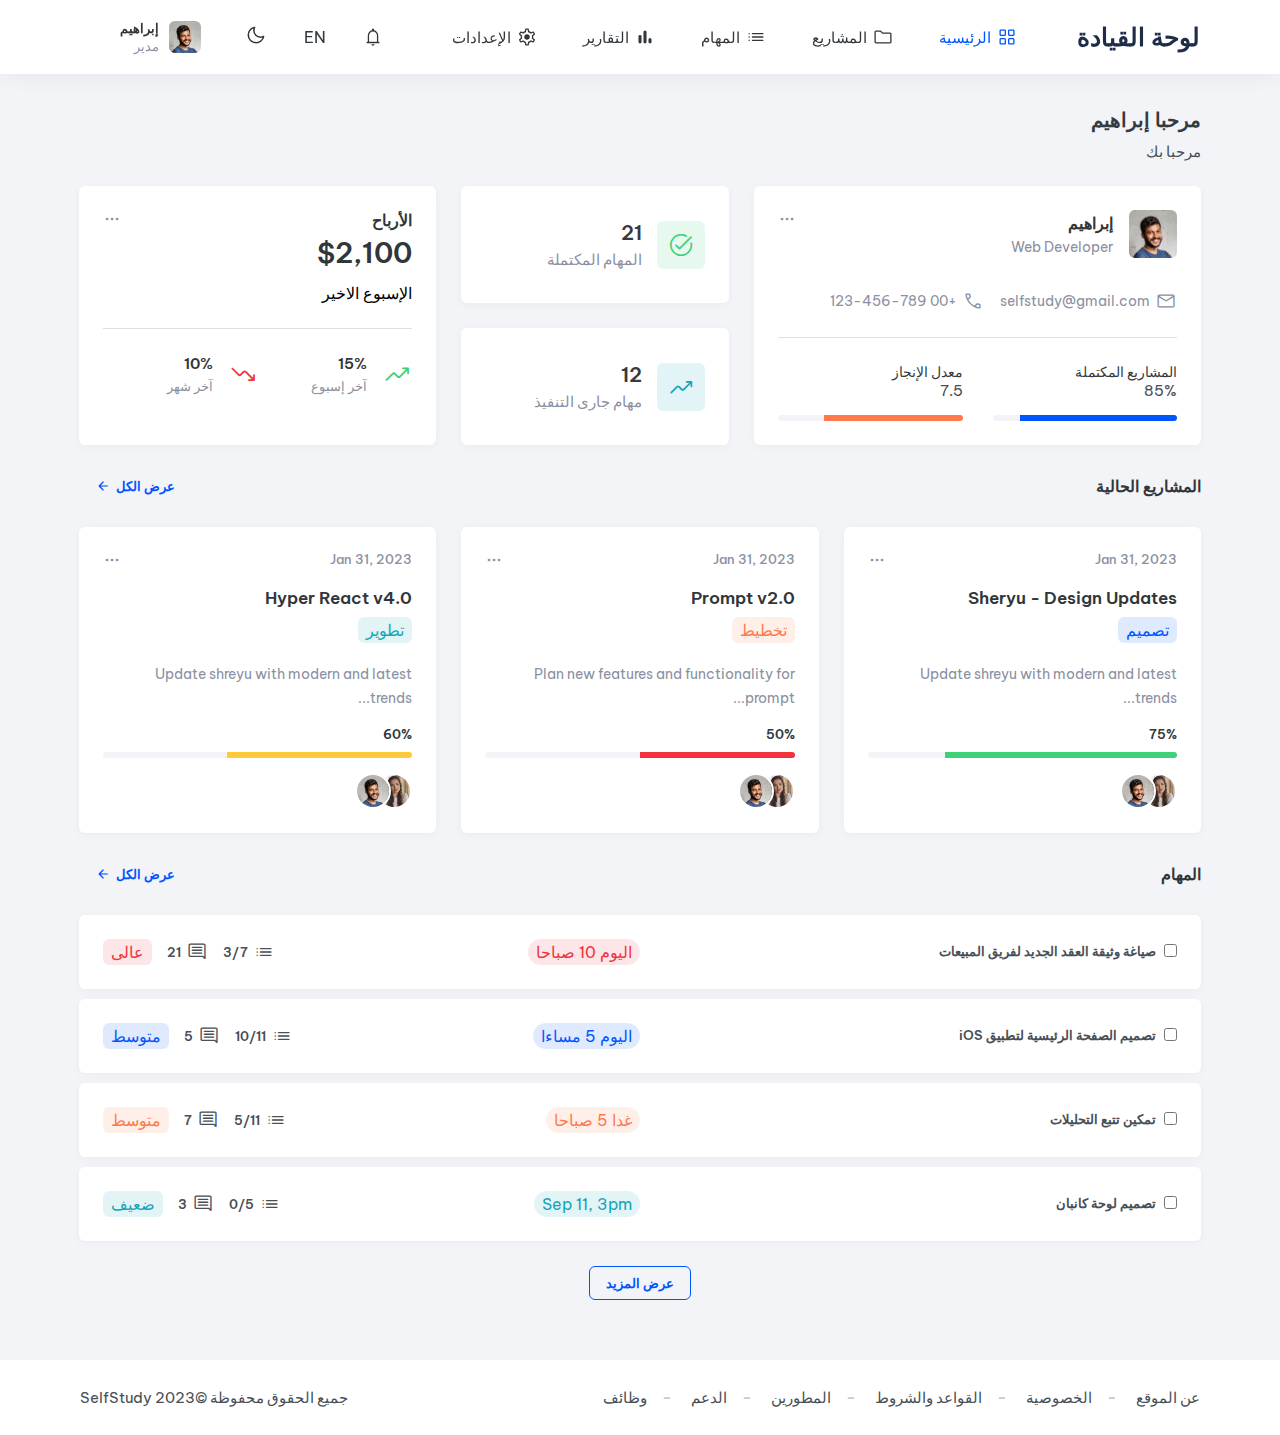
<file: ar/index.html>
<!DOCTYPE html>
<html lang="ar" dir="rtl">
<head>
   <meta charset="UTF-8">
   <meta http-equiv="X-UA-Compatible" content="IE=edge">
   <meta name="viewport" content="width=device-width, initial-scale=1.0">
   <title>Dashboard 03</title>
   <!-- Google Fonts -->
   <link rel="preconnect" href="https://fonts.googleapis.com">
   <link rel="preconnect" href="https://fonts.gstatic.com" crossorigin>
   <link href="https://fonts.googleapis.com/css2?family=Be+Vietnam+Pro:wght@400;500;600;900&display=swap" rel="stylesheet">
   <!-- Material Icons -->
   <link href="https://fonts.googleapis.com/css2?family=Material+Symbols+Rounded:opsz,wght,FILL,GRAD@20..48,100..700,0..1,-50..200" rel="stylesheet" />
   <!-- Styles CSS -->
   <link rel="stylesheet" href="styles.css">

</head>
<body>
   <header class="header" data-header>
      <div class="container">
         <h1>
            <a href="#" class="logo">لوحة القيادة</a>
         </h1>
         <button class="btn-menu-toggle icon-box" data-btn-navbar aria-label="Toggle Menu">
            <span class="material-symbols-rounded  icon">menu</span>
         </button>
         <nav class="navbar">
            <div class="container">
               <ul class="navbar-list">
                  <li>
                     <a href="#" class="navbar-link active icon-box">
                        <span class="material-symbols-rounded  icon">grid_view</span>
                        <span>الرئيسية</span>
                     </a>
                  </li>
                  <li>
                     <a href="#" class="navbar-link icon-box">
                        <span class="material-symbols-rounded  icon">folder</span>
                        <span>المشاريع</span>
                     </a>
                  </li>
                  <li>
                     <a href="#" class="navbar-link icon-box">
                        <span class="material-symbols-rounded  icon">list</span>
                        <span>المهام</span>
                     </a>
                  </li>
                  <li>
                     <a href="#" class="navbar-link icon-box">
                        <span class="material-symbols-rounded  icon">bar_chart</span>
                        <span>التقارير</span>
                     </a>
                  </li>
                  <li>
                     <a href="#" class="navbar-link icon-box">
                        <span class="material-symbols-rounded  icon">settings</span>
                        <span>الإعدادات</span>
                     </a>
                  </li>
               </ul>

               <ul class="user-action-list">
                  <li>
                     <a href="#" class="notification icon-box">
                        <span class="material-symbols-rounded  icon">notifications</span>
                     </a>
                  </li>
                  <li>
                     <a href="../en/index.html" class="language icon-box">
                        <span class="">EN</span>
                     </a>
                  </li>
                  <li>
                     <a href="#" class="dark-mode icon-box">
                        <span class="material-symbols-rounded">dark_mode</span>
                     </a>
                  </li>
                  <li>
                     <a href="#" class="header-profile">
                        <figure class="profile-avatar">
                           <img src="../assets/images/avatar-2.jpg" alt="ibrahim hamdy" width="32" height="32">
                        </figure>
                        <div>
                           <p class="profile-title">إبراهيم</p>
                           <p class="profile-subtitle">مدير</p>
                        </div>
                     </a>
                  </li>
               </ul>
            </div>
         </nav>
      </div>
   </header>
   <!-- #End Header -->
   <main>
      <article class="article container">

         <h2 class="h2 article-title">مرحبا إبراهيم</h2>
         
         <p class="article-subtitle">مرحبا بك</p>
         
         <section class="home">
            <div class="card card-profile">
               <button class="btn-menu-card icon-box" aria-label="More" data-btn-menu>
                  <span class="material-symbols-rounded  icon">more_horiz</span>
               </button>

               <ul class="ctx-menu">
                  <li class="ctx-item">
                     <button class="ctx-btn-item icon-box">
                        <span class="material-symbols-rounded  icon" aria-hidden="true">edit</span>
                        <span class="ctx-menu-text">تعديل</span>
                     </button>
                  </li>
                  <li class="ctx-item">
                     <button class="ctx-btn-item icon-box">
                        <span class="material-symbols-rounded  icon" aria-hidden="true">cached</span>
                        <span class="ctx-menu-text">تحديث</span>
                     </button>
                  </li>
                  <li class="divider"></li>
                  <li class="ctx-item">
                     <button class="ctx-btn-item red icon-box">
                        <span class="material-symbols-rounded  icon" aria-hidden="true">delete</span>
                        <span class="ctx-menu-text">إلغاء التفعيل</span>
                     </button>
                  </li>
               </ul>

               <div class="profile-card-wrapper">
                  <figure class="card-avatar">
                     <img src="../assets/images/avatar-2.jpg" alt="ibrahim profile" width="48" height="48">
                  </figure>
                  <div>
                     <p class="card-title">إبراهيم</p>
                     <p class="card-subtitle">Web Developer</p>
                  </div>
               </div>

               <ul class="contact-list">
                  <li>
                     <a href="#" class="contact-link icon-box">
                        <span class="material-symbols-rounded  icon">mail</span>
                        <p class="text">selfstudy@gmail.com</p>
                     </a>
                  </li>
                  <li>
                     <a href="#" class="contact-link icon-box">
                        <span class="material-symbols-rounded  icon">call</span>
                        <p class="text">+00 123-456-789</p>
                     </a>
                  </li>
               </ul>

               <div class="divider card-divider"></div>

               <ul class="progress-list">
                  <li class="progress-item">
                     <div class="progress-label">
                        <p class="progress-title">المشاريع المكتملة</p>
                        <data class="progress-data" value="85">85%</data>
                     </div>
                     <div class="progress-bar">
                        <div class="progress" style="--width: 85%; --bg: var(--blue-ryb);"></div>
                     </div>
                  </li>
                  <li class="progress-item">
                     <div class="progress-label">
                        <p class="progress-title">معدل الإنجاز</p>
                        <data class="progress-data" value="7.5">7.5</data>
                     </div>
                     <div class="progress-bar">
                        <div class="progress" style="--width: 75%; --bg: var(--coral);"></div>
                     </div>
                  </li>
               </ul>
            </div>
            <!-- #End Profile -->
            <div class="card-wrapper">
               <div class="card task-card">
                  <div class="card-icon icon-box green">
                     <span class="material-symbols-rounded  icon">task_alt</span>
                  </div>
                  <div>
                     <data class="card-data" value="21">21</data>
                     <p class="card-text">المهام المكتملة</p>
                  </div>
               </div>
               <div class="card task-card">
                  <div class="card-icon icon-box blue">
                     <span class="material-symbols-rounded icon ">trending_up</span>
                  </div>
                  <div>
                     <data class="card-data" value="21">12</data>
                     <p class="card-text">مهام جارى التنفيذ</p>
                  </div>
               </div>
            </div>
            <!-- #End Card Wrapper -->
            <div class="card card-revenue">
               <button class="btn-menu-card icon-box" aria-label="More" data-btn-menu>
                  <span class="material-symbols-rounded  icon">more_horiz</span>
               </button>

               <ul class="ctx-menu">
                  <li class="ctx-item">
                     <button class="ctx-btn-item icon-box">
                        <span class="material-symbols-rounded  icon" aria-hidden="true">edit</span>
                        <span class="ctx-menu-text">تعديل</span>
                     </button>
                  </li>
                  <li class="ctx-item">
                     <button class="ctx-btn-item icon-box">
                        <span class="material-symbols-rounded  icon" aria-hidden="true">cached</span>
                        <span class="ctx-menu-text">تحديث</span>
                     </button>
                  </li>
               </ul>

               <p class="card-title">الأرباح</p>

               <data class="card-price">$2,100</data>

               <p class="card-text">الإسبوع الاخير</p>

               <div class="divider card-divider"></div>

               <ul class="revenue-list">
                  <li class="revenue-item icon-box">
                     <span class="material-symbols-rounded  icon  green">trending_up</span>
                     <div>
                        <data class="revenue-data" value="15">15%</data>
                        <p class="revenue-text">آخر إسبوع</p>
                     </div>
                  </li>
                  <li class="revenue-item icon-box">
                     <span class="material-symbols-rounded icon  red">trending_down</span>
                     <div>
                        <data class="revenue-data" value="10">10%</data>
                        <p class="revenue-text">آخر شهر</p>
                     </div>
                  </li>
               </ul>
            </div>
            <!-- #End Card Revenue -->
         </section>
         <!-- #End Home -->

         <section class="projects">
            <div class="section-wrapper">
               <h2 class="section-title">المشاريع الحالية</h2>
               <button class="btn btn-link icon-box">
                  <span>عرض الكل</span>
                  <span class="material-symbols-rounded  icon" aria-hidden="true">arrow_back</span>
               </button>
            </div>

            <ul class="project-list">
               <li class="project-item">
                  <div class="card project-card">
                     <button class="btn-menu-card icon-box" aria-label="More" data-btn-menu>
                        <span class="material-symbols-rounded  icon">more_horiz</span>
                     </button>
      
                     <ul class="ctx-menu">
                        <li class="ctx-item">
                           <button class="ctx-btn-item icon-box">
                              <span class="material-symbols-rounded  icon" aria-hidden="true">edit</span>
                              <span class="ctx-menu-text">تعديل</span>
                           </button>
                        </li>
                        <li class="ctx-item">
                           <button class="ctx-btn-item icon-box">
                              <span class="material-symbols-rounded  icon" aria-hidden="true">cached</span>
                              <span class="ctx-menu-text">تحديث</span>
                           </button>
                        </li>
                     </ul>

                     <time class="card-date" datetime="2023-1-31">Jan 31, 2023</time>
                     <h3 class="card-title">
                        <a href="#">Sheryu - Design Updates</a>
                     </h3>
                     <div class="card-badge blue">تصميم</div>
                     <p class="card-text">
                        Update shreyu with modern and latest trends...
                     </p>

                     <div class="card-progress-box">
                        <div class="progress-label">
                           <span class="progress-title"></span>
                           <data class="progress-data" value="75">75%</data>
                        </div>
                        <div class="progress-bar">
                           <div class="progress" style="--width: 75%; --bg: var(--emerald);"> </div>
                        </div>
                     </div>

                     <ul class="card-avatar-list">
                        <li class="card-avatar-item">
                           <a href="#">
                              <img src="../assets/images/avatar-1.jpg" alt="avatar-1" width="32" height="32">
                           </a>
                        </li>
                        <li class="card-avatar-item">
                           <a href="#">
                              <img src="../assets/images/avatar-2.jpg" alt="avatar-2" width="32" height="32">
                           </a>
                        </li>
                     </ul>
                  </div>
               </li>
               <li class="project-item">
                  <div class="card project-card">
                     <button class="btn-menu-card icon-box" aria-label="More" data-btn-menu>
                        <span class="material-symbols-rounded  icon">more_horiz</span>
                     </button>
      
                     <ul class="ctx-menu">
                        <li class="ctx-item">
                           <button class="ctx-btn-item icon-box">
                              <span class="material-symbols-rounded  icon" aria-hidden="true">edit</span>
                              <span class="ctx-menu-text">تعديل</span>
                           </button>
                        </li>
                        <li class="ctx-item">
                           <button class="ctx-btn-item icon-box">
                              <span class="material-symbols-rounded  icon" aria-hidden="true">cached</span>
                              <span class="ctx-menu-text">تحديث</span>
                           </button>
                        </li>
                     </ul>

                     <time class="card-date" datetime="2023-1-31">Jan 31, 2023</time>
                     <h3 class="card-title">
                        <a href="#">Prompt v2.0</a>
                     </h3>
                     <div class="card-badge orange">تخطيط</div>
                     <p class="card-text">
                        Plan new features and functionality for prompt...
                     </p>

                     <div class="card-progress-box">
                        <div class="progress-label">
                           <span class="progress-title"></span>
                           <data class="progress-data" value="50">50%</data>
                        </div>
                        <div class="progress-bar">
                           <div class="progress" style="--width: 50%; --bg: var(--imperial-red);"> </div>
                        </div>
                     </div>

                     <ul class="card-avatar-list">
                        <li class="card-avatar-item">
                           <a href="#">
                              <img src="../assets/images/avatar-1.jpg" alt="avatar-1" width="32" height="32">
                           </a>
                        </li>
                        <li class="card-avatar-item">
                           <a href="#">
                              <img src="../assets/images/avatar-2.jpg" alt="avatar-2" width="32" height="32">
                           </a>
                        </li>
                     </ul>
                  </div>
               </li>
               <li class="project-item">
                  <div class="card project-card">
                     <button class="btn-menu-card icon-box" aria-label="More" data-btn-menu>
                        <span class="material-symbols-rounded  icon">more_horiz</span>
                     </button>
      
                     <ul class="ctx-menu">
                        <li class="ctx-item">
                           <button class="ctx-btn-item icon-box">
                              <span class="material-symbols-rounded  icon" aria-hidden="true">edit</span>
                              <span class="ctx-menu-text">تعديل</span>
                           </button>
                        </li>
                        <li class="ctx-item">
                           <button class="ctx-btn-item icon-box">
                              <span class="material-symbols-rounded  icon" aria-hidden="true">cached</span>
                              <span class="ctx-menu-text">تحديث</span>
                           </button>
                        </li>
                     </ul>

                     <time class="card-date" datetime="2023-1-31">Jan 31, 2023</time>
                     <h3 class="card-title">
                        <a href="#">Hyper React v4.0</a>
                     </h3>
                     <div class="card-badge cyan">تطوير</div>
                     <p class="card-text">
                        Update shreyu with modern and latest trends...
                     </p>

                     <div class="card-progress-box">
                        <div class="progress-label">
                           <span class="progress-title"></span>
                           <data class="progress-data" value="60">60%</data>
                        </div>
                        <div class="progress-bar">
                           <div class="progress" style="--width: 60%; --bg: var(--sunglow);"> </div>
                        </div>
                     </div>

                     <ul class="card-avatar-list">
                        <li class="card-avatar-item">
                           <a href="#">
                              <img src="../assets/images/avatar-1.jpg" alt="avatar-1" width="32" height="32">
                           </a>
                        </li>
                        <li class="card-avatar-item">
                           <a href="#">
                              <img src="../assets/images/avatar-2.jpg" alt="avatar-2" width="32" height="32">
                           </a>
                        </li>
                     </ul>
                  </div>
               </li>
            </ul>

         </section>
         <!-- #End Projects -->

         <section class="tasks">
            <div class="section-wrapper">
               <h2 class="section-title">المهام</h2>
               <button class="btn btn-link icon-box">
                  <span>عرض الكل</span>
                  <span class="material-symbols-rounded  icon" aria-hidden="true">arrow_back</span>
               </button>
            </div>
            <ul class="tasks-list">
               <li class="tasks-item">
                  <div class="card task-card">
                     <div class="card-input">
                        <input type="checkbox" name="task-1" id="task-1">
                        <label for="task-1" class="task-label">
                           صياغة وثيقة العقد الجديد لفريق المبيعات
                        </label>
                     </div>
                     <div class="card-badge red radius-pill">اليوم 10 صباحا</div>
                     <ul class="card-meta-list">
                        <li>
                           <div class="meta-box icon-box">
                              <span class="material-symbols-rounded  icon">list</span>
                              <span>3/7</span>
                           </div>
                        </li>
                        <li>
                           <div class="meta-box icon-box">
                              <span class="material-symbols-rounded  icon">comment</span>
                              <data value="21">21</data>
                           </div>
                        </li>
                        <li>
                           <div class="card-badge red">عالى</div>
                        </li>

                     </ul>
                  </div>
               </li>
               <li class="tasks-item">
                  <div class="card task-card">
                     <div class="card-input">
                        <input type="checkbox" name="task-2" id="task-2">
                        <label for="task-2" class="task-label">
                           تصميم الصفحة الرئيسية لتطبيق iOS
                        </label>
                     </div>
                     <div class="card-badge blue radius-pill">اليوم 5 مساءا</div>
                     <ul class="card-meta-list">
                        <li>
                           <div class="meta-box icon-box">
                              <span class="material-symbols-rounded  icon">list</span>
                              <span>10/11</span>
                           </div>
                        </li>
                        <li>
                           <div class="meta-box icon-box">
                              <span class="material-symbols-rounded  icon">comment</span>
                              <data value="5">5</data>
                           </div>
                        </li>
                        <li>
                           <div class="card-badge blue">متوسط</div>
                        </li>

                     </ul>
                  </div>
               </li>
               <li class="tasks-item">
                  <div class="card task-card">
                     <div class="card-input">
                        <input type="checkbox" name="task-3" id="task-3">
                        <label for="task-3" class="task-label">
                           تمكين تتبع التحليلات
                        </label>
                     </div>
                     <div class="card-badge orange radius-pill">غدا 5 صباحا</div>
                     <ul class="card-meta-list">
                        <li>
                           <div class="meta-box icon-box">
                              <span class="material-symbols-rounded  icon">list</span>
                              <span>5/11</span>
                           </div>
                        </li>
                        <li>
                           <div class="meta-box icon-box">
                              <span class="material-symbols-rounded  icon">comment</span>
                              <data value="7">7</data>
                           </div>
                        </li>
                        <li>
                           <div class="card-badge orange">متوسط</div>
                        </li>

                     </ul>
                  </div>
               </li>
               <li class="tasks-item">
                  <div class="card task-card">
                     <div class="card-input">
                        <input type="checkbox" name="task-4" id="task-4">
                        <label for="task-4" class="task-label">
                           تصميم لوحة كانبان
                        </label>
                     </div>
                     <div class="card-badge cyan radius-pill">Sep 11, 3pm</div>
                     <ul class="card-meta-list">
                        <li>
                           <div class="meta-box icon-box">
                              <span class="material-symbols-rounded  icon">list</span>
                              <span>0/5</span>
                           </div>
                        </li>
                        <li>
                           <div class="meta-box icon-box">
                              <span class="material-symbols-rounded  icon">comment</span>
                              <data value="3">3</data>
                           </div>
                        </li>
                        <li>
                           <div class="card-badge cyan">ضعيف</div>
                        </li>

                     </ul>
                  </div>
               </li>
            </ul>

            <button class="btn btn-primary" data-load-more>
               <span class="spinner "></span>
               <span>عرض المزيد</span>
            </button>
         </section>
         <!-- #End Tasks -->
      </article>
      <!-- #End Article -->
   </main>
   <!-- #End Main -->
   <footer class="footer">
      <div class="container">
         <ul class="footer-list">
            <li class="footer-item">
               <a href="#" class="footer-link">عن الموقع</a>
            </li>
            <li class="footer-item">
               <a href="#" class="footer-link">الخصوصية</a>
            </li>
            <li class="footer-item">
               <a href="#" class="footer-link">القواعد والشروط</a>
            </li>
            <li class="footer-item">
               <a href="#" class="footer-link">المطورين</a>
            </li>
            <li class="footer-item">
               <a href="#" class="footer-link">الدعم</a>
            </li>
            <li class="footer-item">
               <a href="#" class="footer-link">وظائف</a>
            </li>
         </ul>

         <p class="copyright">
            جميع الحقوق محفوظة &copy;2023 <a href="https://ibrahimhamdy.net" class="copyright-link">SelfStudy</a>
         </p>
      </div>
   </footer>
   <!-- #End Footer -->

   <!-- Scripts JS Files -->
   <script src="../assets/js/scripts.js"></script>
</body>
</html>
</file>
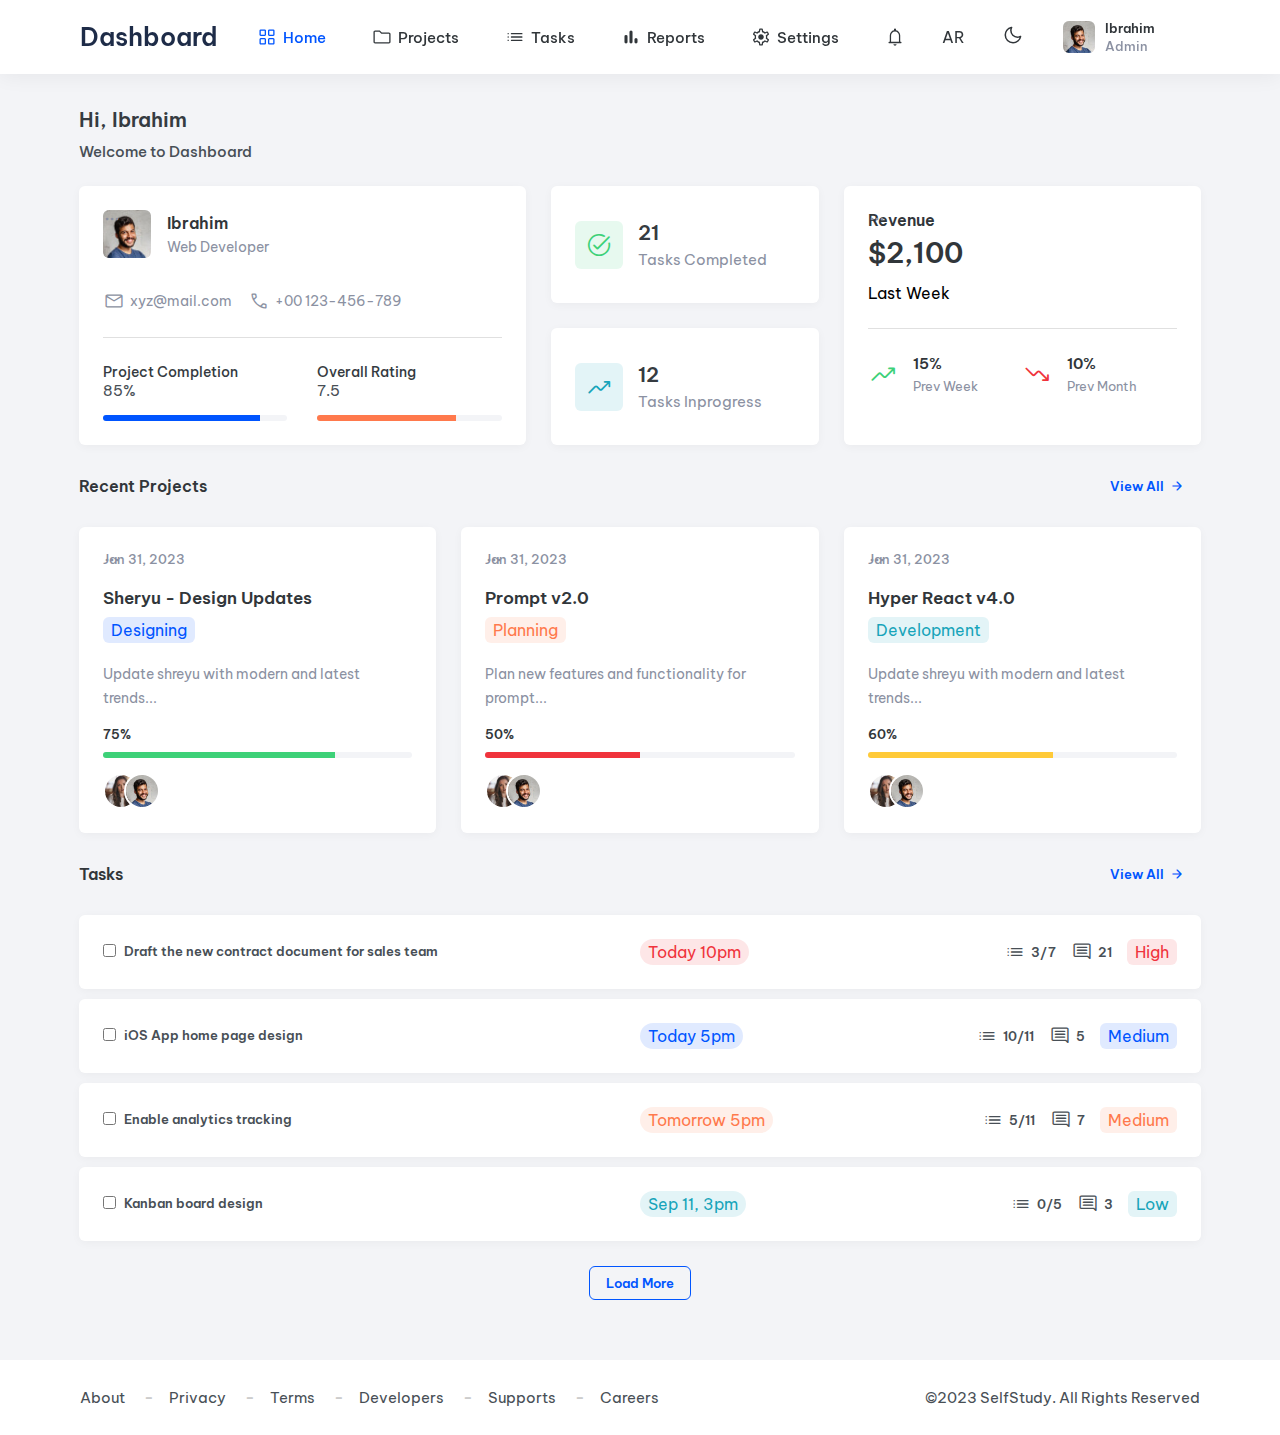
<file: en/index.html>
<!DOCTYPE html>
<html lang="en">
   <head>
      <meta charset="UTF-8">
      <meta http-equiv="X-UA-Compatible" content="IE=edge">
      <meta name="viewport" content="width=device-width, initial-scale=1.0">
      <title>Dashboard 03</title>
      <!-- Google Fonts -->
      <link rel="preconnect" href="https://fonts.googleapis.com">
      <link rel="preconnect" href="https://fonts.gstatic.com" crossorigin>
      <link href="https://fonts.googleapis.com/css2?family=Be+Vietnam+Pro:wght@400;500;600;900&display=swap" rel="stylesheet">
      <!-- Material Icons -->
      <link href="https://fonts.googleapis.com/css2?family=Material+Symbols+Rounded:opsz,wght,FILL,GRAD@20..48,100..700,0..1,-50..200" rel="stylesheet" />
      <!-- Styles CSS -->
      <link rel="stylesheet" href="styles.css">
   </head>

   <body>
      <header class="header" data-header>
         <div class="container">
            <h1>
               <a href="#" class="logo">Dashboard</a>
            </h1>
            <button class="btn-menu-toggle icon-box" data-btn-navbar aria-label="Toggle Menu">
               <span class="material-symbols-rounded  icon">menu</span>
            </button>
            <nav class="navbar">
               <div class="container">
                  <ul class="navbar-list">
                     <li>
                        <a href="#" class="navbar-link active icon-box">
                           <span class="material-symbols-rounded  icon">grid_view</span>
                           <span>Home</span>
                        </a>
                     </li>
                     <li>
                        <a href="#" class="navbar-link icon-box">
                           <span class="material-symbols-rounded  icon">folder</span>
                           <span>Projects</span>
                        </a>
                     </li>
                     <li>
                        <a href="#" class="navbar-link icon-box">
                           <span class="material-symbols-rounded  icon">list</span>
                           <span>Tasks</span>
                        </a>
                     </li>
                     <li>
                        <a href="#" class="navbar-link icon-box">
                           <span class="material-symbols-rounded  icon">bar_chart</span>
                           <span>Reports</span>
                        </a>
                     </li>
                     <li>
                        <a href="#" class="navbar-link icon-box">
                           <span class="material-symbols-rounded  icon">settings</span>
                           <span>Settings</span>
                        </a>
                     </li>
                  </ul>

                  <ul class="user-action-list">
                     <li>
                        <a href="#" class="notification icon-box">
                           <span class="material-symbols-rounded  icon">notifications</span>
                        </a>
                     </li>
                     <li>
                        <a href="../ar/index.html" class="language icon-box">
                           <span>AR</span>
                        </a>
                     </li>
                     <li>
                        <a href="#" class="dark-mode icon-box">
                           <span class="material-symbols-rounded">dark_mode</span>
                        </a>
                     </li>
                     <li>
                        <a href="#" class="header-profile">
                           <figure class="profile-avatar">
                              <img src="../assets/images/avatar-2.jpg" alt="ibrahim hamdy" width="32" height="32">
                           </figure>
                           <div>
                              <p class="profile-title">Ibrahim</p>
                              <p class="profile-subtitle">Admin</p>
                           </div>
                        </a>
                     </li>
                  </ul>
               </div>
            </nav>
         </div>
      </header>
      <!-- #End Header -->
      <main>
         <article class="article container">

            <h2 class="h2 article-title">Hi, Ibrahim</h2>
            
            <p class="article-subtitle">Welcome to Dashboard</p>
            
            <section class="home">
               <div class="card card-profile">
                  <button class="btn-menu-card icon-box" aria-label="More" data-btn-menu>
                     <span class="material-symbols-rounded  icon">more_horiz</span>
                  </button>

                  <ul class="ctx-menu">
                     <li class="ctx-item">
                        <button class="ctx-btn-item icon-box">
                           <span class="material-symbols-rounded  icon" aria-hidden="true">edit</span>
                           <span class="ctx-menu-text">Edit</span>
                        </button>
                     </li>
                     <li class="ctx-item">
                        <button class="ctx-btn-item icon-box">
                           <span class="material-symbols-rounded  icon" aria-hidden="true">cached</span>
                           <span class="ctx-menu-text">Refresh</span>
                        </button>
                     </li>
                     <li class="divider"></li>
                     <li class="ctx-item">
                        <button class="ctx-btn-item red icon-box">
                           <span class="material-symbols-rounded  icon" aria-hidden="true">delete</span>
                           <span class="ctx-menu-text">Deactivate</span>
                        </button>
                     </li>
                  </ul>

                  <div class="profile-card-wrapper">
                     <figure class="card-avatar">
                        <img src="../assets/images/avatar-2.jpg" alt="ibrahim profile" width="48" height="48">
                     </figure>
                     <div>
                        <p class="card-title">Ibrahim</p>
                        <p class="card-subtitle">Web Developer</p>
                     </div>
                  </div>

                  <ul class="contact-list">
                     <li>
                        <a href="#" class="contact-link icon-box">
                           <span class="material-symbols-rounded  icon">mail</span>
                           <p class="text">xyz@mail.com</p>
                        </a>
                     </li>
                     <li>
                        <a href="#" class="contact-link icon-box">
                           <span class="material-symbols-rounded  icon">call</span>
                           <p class="text">+00 123-456-789</p>
                        </a>
                     </li>
                  </ul>

                  <div class="divider card-divider"></div>

                  <ul class="progress-list">
                     <li class="progress-item">
                        <div class="progress-label">
                           <p class="progress-title">Project Completion</p>
                           <data class="progress-data" value="85">85%</data>
                        </div>
                        <div class="progress-bar">
                           <div class="progress" style="--width: 85%; --bg: var(--blue-ryb);"></div>
                        </div>
                     </li>
                     <li class="progress-item">
                        <div class="progress-label">
                           <p class="progress-title">Overall Rating</p>
                           <data class="progress-data" value="7.5">7.5</data>
                        </div>
                        <div class="progress-bar">
                           <div class="progress" style="--width: 75%; --bg: var(--coral);"></div>
                        </div>
                     </li>
                  </ul>
               </div>
               <!-- #End Profile -->
               <div class="card-wrapper">
                  <div class="card task-card">
                     <div class="card-icon icon-box green">
                        <span class="material-symbols-rounded  icon">task_alt</span>
                     </div>
                     <div>
                        <data class="card-data" value="21">21</data>
                        <p class="card-text">Tasks Completed</p>
                     </div>
                  </div>
                  <div class="card task-card">
                     <div class="card-icon icon-box blue">
                        <span class="material-symbols-rounded icon ">trending_up</span>
                     </div>
                     <div>
                        <data class="card-data" value="21">12</data>
                        <p class="card-text">Tasks Inprogress</p>
                     </div>
                  </div>
               </div>
               <!-- #End Card Wrapper -->
               <div class="card card-revenue">
                  <button class="btn-menu-card icon-box" aria-label="More" data-btn-menu>
                     <span class="material-symbols-rounded  icon">more_horiz</span>
                  </button>

                  <ul class="ctx-menu">
                     <li class="ctx-item">
                        <button class="ctx-btn-item icon-box">
                           <span class="material-symbols-rounded  icon" aria-hidden="true">edit</span>
                           <span class="ctx-menu-text">Edit</span>
                        </button>
                     </li>
                     <li class="ctx-item">
                        <button class="ctx-btn-item icon-box">
                           <span class="material-symbols-rounded  icon" aria-hidden="true">cached</span>
                           <span class="ctx-menu-text">Refresh</span>
                        </button>
                     </li>
                  </ul>

                  <p class="card-title">Revenue</p>

                  <data class="card-price">$2,100</data>

                  <p class="card-text">Last Week</p>

                  <div class="divider card-divider"></div>

                  <ul class="revenue-list">
                     <li class="revenue-item icon-box">
                        <span class="material-symbols-rounded  icon  green">trending_up</span>
                        <div>
                           <data class="revenue-data" value="15">15%</data>
                           <p class="revenue-text">Prev Week</p>
                        </div>
                     </li>
                     <li class="revenue-item icon-box">
                        <span class="material-symbols-rounded icon  red">trending_down</span>
                        <div>
                           <data class="revenue-data" value="10">10%</data>
                           <p class="revenue-text">Prev Month</p>
                        </div>
                     </li>
                  </ul>
               </div>
               <!-- #End Card Revenue -->
            </section>
            <!-- #End Home -->

            <section class="projects">
               <div class="section-wrapper">
                  <h2 class="section-title">Recent Projects</h2>
                  <button class="btn btn-link icon-box">
                     <span>View All</span>
                     <span class="material-symbols-rounded  icon" aria-hidden="true">arrow_forward</span>
                  </button>
               </div>

               <ul class="project-list">
                  <li class="project-item">
                     <div class="card project-card">
                        <button class="btn-menu-card icon-box" aria-label="More" data-btn-menu>
                           <span class="material-symbols-rounded  icon">more_horiz</span>
                        </button>
         
                        <ul class="ctx-menu">
                           <li class="ctx-item">
                              <button class="ctx-btn-item icon-box">
                                 <span class="material-symbols-rounded  icon" aria-hidden="true">edit</span>
                                 <span class="ctx-menu-text">Edit</span>
                              </button>
                           </li>
                           <li class="ctx-item">
                              <button class="ctx-btn-item icon-box">
                                 <span class="material-symbols-rounded  icon" aria-hidden="true">cached</span>
                                 <span class="ctx-menu-text">Refresh</span>
                              </button>
                           </li>
                        </ul>

                        <time class="card-date" datetime="2023-1-31">Jan 31, 2023</time>
                        <h3 class="card-title">
                           <a href="#">Sheryu - Design Updates</a>
                        </h3>
                        <div class="card-badge blue">Designing</div>
                        <p class="card-text">
                           Update shreyu with modern and latest trends...
                        </p>

                        <div class="card-progress-box">
                           <div class="progress-label">
                              <span class="progress-title"></span>
                              <data class="progress-data" value="75">75%</data>
                           </div>
                           <div class="progress-bar">
                              <div class="progress" style="--width: 75%; --bg: var(--emerald);"> </div>
                           </div>
                        </div>

                        <ul class="card-avatar-list">
                           <li class="card-avatar-item">
                              <a href="#">
                                 <img src="../assets/images/avatar-1.jpg" alt="avatar-1" width="32" height="32">
                              </a>
                           </li>
                           <li class="card-avatar-item">
                              <a href="#">
                                 <img src="../assets/images/avatar-2.jpg" alt="avatar-2" width="32" height="32">
                              </a>
                           </li>
                        </ul>
                     </div>
                  </li>
                  <li class="project-item">
                     <div class="card project-card">
                        <button class="btn-menu-card icon-box" aria-label="More" data-btn-menu>
                           <span class="material-symbols-rounded  icon">more_horiz</span>
                        </button>
         
                        <ul class="ctx-menu">
                           <li class="ctx-item">
                              <button class="ctx-btn-item icon-box">
                                 <span class="material-symbols-rounded  icon" aria-hidden="true">edit</span>
                                 <span class="ctx-menu-text">Edit</span>
                              </button>
                           </li>
                           <li class="ctx-item">
                              <button class="ctx-btn-item icon-box">
                                 <span class="material-symbols-rounded  icon" aria-hidden="true">cached</span>
                                 <span class="ctx-menu-text">Refresh</span>
                              </button>
                           </li>
                        </ul>

                        <time class="card-date" datetime="2023-1-31">Jan 31, 2023</time>
                        <h3 class="card-title">
                           <a href="#">Prompt v2.0</a>
                        </h3>
                        <div class="card-badge orange">Planning</div>
                        <p class="card-text">
                           Plan new features and functionality for prompt...
                        </p>

                        <div class="card-progress-box">
                           <div class="progress-label">
                              <span class="progress-title"></span>
                              <data class="progress-data" value="50">50%</data>
                           </div>
                           <div class="progress-bar">
                              <div class="progress" style="--width: 50%; --bg: var(--imperial-red);"> </div>
                           </div>
                        </div>

                        <ul class="card-avatar-list">
                           <li class="card-avatar-item">
                              <a href="#">
                                 <img src="../assets/images/avatar-1.jpg" alt="avatar-1" width="32" height="32">
                              </a>
                           </li>
                           <li class="card-avatar-item">
                              <a href="#">
                                 <img src="../assets/images/avatar-2.jpg" alt="avatar-2" width="32" height="32">
                              </a>
                           </li>
                        </ul>
                     </div>
                  </li>
                  <li class="project-item">
                     <div class="card project-card">
                        <button class="btn-menu-card icon-box" aria-label="More" data-btn-menu>
                           <span class="material-symbols-rounded  icon">more_horiz</span>
                        </button>
         
                        <ul class="ctx-menu">
                           <li class="ctx-item">
                              <button class="ctx-btn-item icon-box">
                                 <span class="material-symbols-rounded  icon" aria-hidden="true">edit</span>
                                 <span class="ctx-menu-text">Edit</span>
                              </button>
                           </li>
                           <li class="ctx-item">
                              <button class="ctx-btn-item icon-box">
                                 <span class="material-symbols-rounded  icon" aria-hidden="true">cached</span>
                                 <span class="ctx-menu-text">Refresh</span>
                              </button>
                           </li>
                        </ul>

                        <time class="card-date" datetime="2023-1-31">Jan 31, 2023</time>
                        <h3 class="card-title">
                           <a href="#">Hyper React v4.0</a>
                        </h3>
                        <div class="card-badge cyan">Development</div>
                        <p class="card-text">
                           Update shreyu with modern and latest trends...
                        </p>

                        <div class="card-progress-box">
                           <div class="progress-label">
                              <span class="progress-title"></span>
                              <data class="progress-data" value="60">60%</data>
                           </div>
                           <div class="progress-bar">
                              <div class="progress" style="--width: 60%; --bg: var(--sunglow);"> </div>
                           </div>
                        </div>

                        <ul class="card-avatar-list">
                           <li class="card-avatar-item">
                              <a href="#">
                                 <img src="../assets/images/avatar-1.jpg" alt="avatar-1" width="32" height="32">
                              </a>
                           </li>
                           <li class="card-avatar-item">
                              <a href="#">
                                 <img src="../assets/images/avatar-2.jpg" alt="avatar-2" width="32" height="32">
                              </a>
                           </li>
                        </ul>
                     </div>
                  </li>
               </ul>

            </section>
            <!-- #End Projects -->

            <section class="tasks">
               <div class="section-wrapper">
                  <h2 class="section-title">Tasks</h2>
                  <button class="btn btn-link icon-box">
                     <span>View All</span>
                     <span class="material-symbols-rounded  icon" aria-hidden="true">arrow_forward</span>
                  </button>
               </div>
               <ul class="tasks-list">
                  <li class="tasks-item">
                     <div class="card task-card">
                        <div class="card-input">
                           <input type="checkbox" name="task-1" id="task-1">
                           <label for="task-1" class="task-label">
                              Draft the new contract document for sales team
                           </label>
                        </div>
                        <div class="card-badge red radius-pill">Today 10pm</div>
                        <ul class="card-meta-list">
                           <li>
                              <div class="meta-box icon-box">
                                 <span class="material-symbols-rounded  icon">list</span>
                                 <span>3/7</span>
                              </div>
                           </li>
                           <li>
                              <div class="meta-box icon-box">
                                 <span class="material-symbols-rounded  icon">comment</span>
                                 <data value="21">21</data>
                              </div>
                           </li>
                           <li>
                              <div class="card-badge red">High</div>
                           </li>

                        </ul>
                     </div>
                  </li>
                  <li class="tasks-item">
                     <div class="card task-card">
                        <div class="card-input">
                           <input type="checkbox" name="task-2" id="task-2">
                           <label for="task-2" class="task-label">
                              iOS App home page design
                           </label>
                        </div>
                        <div class="card-badge blue radius-pill">Today 5pm</div>
                        <ul class="card-meta-list">
                           <li>
                              <div class="meta-box icon-box">
                                 <span class="material-symbols-rounded  icon">list</span>
                                 <span>10/11</span>
                              </div>
                           </li>
                           <li>
                              <div class="meta-box icon-box">
                                 <span class="material-symbols-rounded  icon">comment</span>
                                 <data value="5">5</data>
                              </div>
                           </li>
                           <li>
                              <div class="card-badge blue">Medium</div>
                           </li>

                        </ul>
                     </div>
                  </li>
                  <li class="tasks-item">
                     <div class="card task-card">
                        <div class="card-input">
                           <input type="checkbox" name="task-3" id="task-3">
                           <label for="task-3" class="task-label">
                              Enable analytics tracking
                           </label>
                        </div>
                        <div class="card-badge orange radius-pill">Tomorrow 5pm</div>
                        <ul class="card-meta-list">
                           <li>
                              <div class="meta-box icon-box">
                                 <span class="material-symbols-rounded  icon">list</span>
                                 <span>5/11</span>
                              </div>
                           </li>
                           <li>
                              <div class="meta-box icon-box">
                                 <span class="material-symbols-rounded  icon">comment</span>
                                 <data value="7">7</data>
                              </div>
                           </li>
                           <li>
                              <div class="card-badge orange">Medium</div>
                           </li>

                        </ul>
                     </div>
                  </li>
                  <li class="tasks-item">
                     <div class="card task-card">
                        <div class="card-input">
                           <input type="checkbox" name="task-4" id="task-4">
                           <label for="task-4" class="task-label">
                              Kanban board design
                           </label>
                        </div>
                        <div class="card-badge cyan radius-pill">Sep 11, 3pm</div>
                        <ul class="card-meta-list">
                           <li>
                              <div class="meta-box icon-box">
                                 <span class="material-symbols-rounded  icon">list</span>
                                 <span>0/5</span>
                              </div>
                           </li>
                           <li>
                              <div class="meta-box icon-box">
                                 <span class="material-symbols-rounded  icon">comment</span>
                                 <data value="3">3</data>
                              </div>
                           </li>
                           <li>
                              <div class="card-badge cyan">Low</div>
                           </li>

                        </ul>
                     </div>
                  </li>
               </ul>

               <button class="btn btn-primary" data-load-more>
                  <span class="spinner "></span>
                  <span>Load More</span>
               </button>
            </section>
            <!-- #End Tasks -->
         </article>
         <!-- #End Article -->
      </main>
      <!-- #End Main -->
      <footer class="footer">
         <div class="container">
            <ul class="footer-list">
               <li class="footer-item">
                  <a href="#" class="footer-link">About</a>
               </li>
               <li class="footer-item">
                  <a href="#" class="footer-link">Privacy</a>
               </li>
               <li class="footer-item">
                  <a href="#" class="footer-link">Terms</a>
               </li>
               <li class="footer-item">
                  <a href="#" class="footer-link">Developers</a>
               </li>
               <li class="footer-item">
                  <a href="#" class="footer-link">Supports</a>
               </li>
               <li class="footer-item">
                  <a href="#" class="footer-link">Careers</a>
               </li>
            </ul>

            <p class="copyright">
               &copy;2023 <a href="https://ibrahimhamdy.net" class="copyright-link">SelfStudy</a>. All Rights Reserved
            </p>
         </div>
      </footer>
      <!-- #End Footer -->

      <!-- Scripts JS Files -->
      <script src="../assets/js/scripts.js"></script>
   </body>
</html>
</file>
<file: ar/styles.css>
/* Variables Styles */
:root{
   /* Colors */
   --imperial-red_12: hsla(357, 86%, 57%, 0.12);
   --pacific-blue_12: hsla(188, 78%, 41%, 0.12);
   --davys-gray_12: hsla(210, 9%, 31%, 0.12);
   --imperial-red: hsl(357, 86%, 57%);
   --sonic-sliver: hsl(0, 0%, 47%);
   --pacific-blue: hsl(188, 78%, 41%);
   --blue-ryb_12: hsla(220, 100%, 50%, 0.12);
   --space-cadet: hsl(220, 41%, 20%);
   --eerie-black: hsl(214, 10%, 13%);
   --davys-gray: hsl(210, 9%, 31%);
   --emerald_12: hsla(144, 62%, 53%, 0.12);
   --cool-gray: hsl(225, 11%, 59%);
   --cultured: hsl(225, 20%, 96%);
   --blue-ryb: hsl(220, 100%, 50%);
   --black_08: hsla(0, 0%, 0%, 0.06);
   --black_12: hsla(0, 0%, 0%, 0.12);
   --coral_12: hsla(15, 100%, 65%, 0.12);
   --sunglow: hsl(44, 100%, 61%);
   --emerald: hsl(144, 62%, 53%);
   --onyx-2: hsl(210, 10%, 23%);
   --coral: hsl(15, 100%, 65%);
   --white: hsl(0, 0%, 100%);
   --onyx: hsl(207, 8%, 21%);
   
   /* Typography */
   --ff-vietnam: "Be Vietnam Pro", sans-serif;

   --fs-1: 1.563rem;
   --fs-2: 1.5rem;
   --fs-3: 1.25rem;
   --fs-4: 1.078rem;
   --fs-5: 1rem;
   --fs-6: 0.938rem;
   --fs-7: 0.875rem;
   --fs-8: 0.844rem;
   --fs-9: 0.813rem;
   --fs-10: 0.769rem;

   --fw-500: 500;
   --fw-600: 600;
   /* Transition */

   --transition: 0.25s ease;
   --cubic-out: cubic-bezier(0.45, 0.85, 0.5, 1);
   --cubic-in: cubic-bezier(0.5, 0, 0.50, 0.95);

   /* Radius */

   --radius-6: 6px;


   /* Shadow */
   --shadow-1: 0 12px 20px hsla(210, 10%, 23%, 0.07);
   --shadow-2: 0 2px 10px hsla(0, 0%, 0%, 0.04);
   --shadow-3: 0 2px 20px var(--black_08);
}

/*-----------------------------------*\
  #Dark Mode
\*-----------------------------------*/
body.dark{
   --white: hsl(207deg 8% 21%);
   --onyx: hsl(0deg 0% 100%);
   --onyx-2: hsl(210deg 100% 98%);
   --cool-gray: hsl(225deg 26% 75%);
   --davys-gray: hsl(210deg 19% 66%);
   --black_12: hsla(0, 15%, 92%, 0.712);
   --space-cadet: hsl(229, 95%, 64%);
   --blue-ryb: hsl(220deg 100% 84%);
}
body.dark{
   background: black;
}
body.dark .btn-menu-toggle .icon{
   color: var(--coral);
}
body.dark .card-text{
   color: var(--cool-gray);
}
body.dark .logo{
   color: coral;
}
/*-----------------------------------*\
  #RESET
\*-----------------------------------*/


*, *::before, *::after {
   margin: 0;
   padding: 0;
   box-sizing: border-box;
}
 
li { list-style: none; }

a { text-decoration: none; }

a,
img,
span,
data,
time,
input,
button,
span.icon { display: block; }

button {
   font: inherit;
   background: none;
   border: none;
   cursor: pointer;
   text-align: left;
}

html {
   font-family: var(--ff-vietnam);
   scroll-behavior: smooth;
}

body {
   padding-block-start: 72px;
   background: var(--cultured);
}

:focus-visible {
   outline: 2px solid var(--onyx);
   outline-offset: 1px;
}

::-webkit-scrollbar { width: 10px; }

::-webkit-scrollbar-track { background: hsl(0, 0%, 95%); }

::-webkit-scrollbar-thumb { background: hsl(0, 0%, 80%); }

::-webkit-scrollbar-thumb:hover { background: hsl(0, 0%, 70%); }

/*-----------------------------------*\
  #REUSED STYLE
\*-----------------------------------*/
.container { padding-inline: 15px; }

.icon-box { font-variation-settings: 'wght' 300; }

.icon-box .icon { font-size: 22px; }

.h2, .h3 {
  color: var(--onyx-2);
  font-weight: var(--fw-600);
}

.h2 { font-size: var(--fs-3); }

.card{
   position: relative;
   padding: 24px;
   background: var(--white);
   border-radius: var(--radius-6);
   box-shadow: var(--shadow-2);
}

.btn-menu-card{
   position: absolute;
   top: 16px;
   left: 16px;
   padding: 6px;
   color: var(--cool-gray);
   border-radius: var(--radius-6);
}
.btn-menu-card:is(:hover, :focus){ background: var(--black_08); }

.ctx-menu{
   position: absolute;
   top: 55px;
   left: 16px;
   width: 180px;
   padding: 10px 5px;
   box-shadow: var(--shadow-3);
   border-radius: var(--radius-6);
   background: var(--white);
   display: none;
}

.ctx-menu.active{
   display: block;
}
.ctx-btn-item{
   display: flex;
   justify-content: flex-start;
   align-items: center;
   width: 100%;
   gap: 8px;
   padding: 5px 25px;
   border-radius: var(--radius-6);
   font-size: var(--fs-6);
   color: var(--color, var(--sonic-sliver));
}
.ctx-btn-item:is(:hover, :focus){
   color: var(--hover-color, var(--eerie-black));
   background: var(--black_08);
}
.ctx-btn-item.red{
   --hover-color: var(--imperial-red);
   --color: var(--imperial-red);
}

.divider{
   height: 1px;
   background: var(--bg, var(--black_08));
   margin-block: var(--mb, 8px);
   z-index: 0;
}

.card-divider{
   --bg: var(--black_12);
   --mb: 25px;
}

.section-wrapper{
   padding-block: 25px;
   display: flex;
   flex-wrap: wrap;
   justify-content: space-between;
   align-items: center;
   gap: 5px;
}

.section-title{
   font-size: var(--fs-5);
   font-weight: var(--fw-600);
   color: var(--onyx);

}


.btn{
   display: flex;
   align-items: center;
   gap: 5px;
   font-size: var(--fs-9);
   font-weight: var(--fw-600);
   padding: 8px 16px;
   border-radius: var(--radius-6);
}

.btn .icon{
   font-size: 16px;
   font-variation-settings: 'wght' 400;
}

.btn-link{
   color: var(--blue-ryb);
}

.btn-link:is(:hover, :focus){
   background: var(--blue-ryb_12);
}

.btn-primary{
   color: var(--blue-ryb);
   border: 1px solid var(--blue-ryb);
   transition: var(--transition);
}
.btn-primary:is(:hover, :focus){
   background: var(--blue-ryb);
   color: var(--white);
   box-shadow: 0 10px 10px -8px var(--blue-ryb);
}

.card-badge{
   background: var(--bg, var(--davys-gray_12));
   color: var(--color, var(--davys-gray));
   font-size: var(--fs-10);
   font-size: var(--fw-600);
   width: max-content;
   padding: 3px 8px;
   border-radius: var(--radius-6);
}
.card-badge.blue{
   --bg: var(--blue-ryb_12);
   --color: var(--blue-ryb);
}

.card-badge.orange{
   --bg: var(--coral_12);
   --color: var(--coral);
}

.card-badge.cyan{
   --bg: var(--pacific-blue_12);
   --color: var(--pacific-blue);
}

.card-badge.red{
   --bg: var(--imperial-red_12);
   --color: var(--imperial-red);
}

.card-badge.green{
   --bg: var(--emerald_12);
   --color: var(--emerald);
}
.card-badge.radius-pill{
   border-radius: 50px;
}
/*-----------------------------------*\
  #HEADER
\*-----------------------------------*/

.header{
   position: fixed;
   top: 0;
   left: 0;
   width: 100%;
   height: 72px;
   padding-block: 20px;
   z-index: 10;
   box-shadow: var(--shadow-3);
   background: var(--white);
   overflow: hidden;
   transition: 0.3s var(--cubic-in);
}

.header.active{
   height: 370px;
   transition: 0.5s var(--cubic-out);
}

header > .container{
   display: flex;
   justify-content: space-between;
   align-items: center;
}

.logo{
   font-size: var(--fs-1);
   font-weight: var(--fw-600);
   color: var(--space-cadet);
}

.btn-menu-toggle .icon{
   font-size: 28px;
}

.navbar{
   position: absolute;
   top: 72px;
   left: 0;
   width: 100%;
   opacity: 0;
   visibility: hidden;
   background: var(--white);
   transition: 0.5s var(--cubic-out);
}

.header.active .navbar{
    opacity: 1;
    visibility: visible;
}

.navbar-list{
   padding-inline: 15px;
   margin-bottom: 15px;
}

.navbar-link{
   display: flex;
   align-items: center;
   gap: 5px;
   padding: 10px;
   border-radius: var(--radius-6);
   color: var(--onyx);
   font-size: var(--fs-6);
   font-weight: var(--fw-500);
}


:is(.navbar-link, .notification, .dark-mode, .language, .header-profile):is(:hover, :focus){ 
   background: var(--black_08); 
   border-radius: var(--radius-6);
}


.navbar-link.active{
   color: var(--blue-ryb);
}

.user-action-list{
   display: flex;
   justify-content: space-between;
   align-items: center;
   flex-direction: row-reverse;
   padding-inline: 15px;
}

.notification,
.language,
.dark-mode{
   color: var(--onyx);
   padding: 8px;
   
}

.header-profile{
   display: flex;
   align-items: center;
   gap: 10px;
   padding: 10px;
   padding-right: 15px;
}
.profile-avatar{
   overflow: hidden;
   border-radius: var(--radius-6);
}

.header :is(.profile-title, .profile-subtitle){
   font-size: var(--fs-9);
}

.header .profile-title{
   color: var(--onyx);
   margin-bottom: 2px;
   font-weight: var(--fw-600);
}

.header .profile-subtitle{
   color: var(--cool-gray);
   font-weight: var(--fw-500);
}

.header-profile:is(:hover, :focus){
   border-radius: var(--radius-6);
}

/*-----------------------------------*\
  #HOME
\*-----------------------------------*/

.article.container{
   padding: 20px 14px;
}

.home{
   display: grid;
   gap: 25px;
}

.article-title{ margin-bottom: 10px; }

.article-subtitle{
   color: var(--davys-gray);
   font-size: var(--fs-6);
   font-weight: var(--fw-500);
   margin-bottom: 25px;
}
/* Profile card */
.profile-card-wrapper{
   display: flex;
   align-items: center;
   flex-wrap: wrap;
   gap: 16px;
   margin-bottom: 32px;
}

.card-avatar{
   overflow: hidden;
   border-radius: var(--radius-6);
}

.card-title{
   color: var(--onyx);
   font-weight: var(--fw-600);
   margin-bottom: 5px;
}

.card-subtitle{
   color: var(--cool-gray);
   font-size: var(--fs-7);
}

.contact-list{
   display: flex;
   flex-wrap: wrap;
   gap: 8px 16px;
}
.contact-link{
   display: flex;
   align-items: center;
   gap: 5px;
   font-size: var(--fs-7);
   color: var(--cool-gray);
}


.progress-item:not(:last-child){ margin-bottom: 25px; }

.progress-title{
   color: var(--onyx-2);
   font-size: var(--fs-8);
   font-weight: var(--fw-500);
}

.progress-data{
   color: var(--davys-gray);
   font-size: var(--fs-6);
}

.progress-bar{
   margin-top: 15px;
   width: 100%;
   height: 6px;
   background: var(--cultured);
   border-radius: var(--radius-6);
   overflow: hidden;
}

.progress{
   width: var(--width, 100%);
   background: var(--bg, var(--onyx));
   height: 100%;
}
/* Tasks Card */
.home .card-wrapper{
   display: grid;
   gap: 25px;
}

.home .task-card{
   display: flex;
   align-items: center;
   gap: 15px;
}

.home .task-card .card-icon.green{
   --background: var(--emerald_12);
   --color: var(--emerald);
}
.home .task-card .card-icon.blue{
   --background: var(--pacific-blue_12);
   --color: var(--pacific-blue);
}
.home .task-card .card-icon{
   background: var(--background);
   padding: 10px;
   border-radius: var(--radius-6);
}
.home .task-card .icon{
   color: var(--color);
   font-size: 28px;
}


.home .task-card .card-data{
   margin-bottom: 5px;
   font-size: var(--fs-3);
   font-weight: var(--fw-600);
   color: var(--onyx-2);
}


.home .task-card .card-text{
   color: var(--cool-gray);
   font-size: var(--fs-6);
}

/* Revenue Card */

.revenue-card .card-title{margin-bottom: 15px;}

.card-price{
   color: var(--onyx);
   font-size: var(--fs-2);
   font-weight: var(--fw-600);
   margin-bottom: 12px;
}

.revenue-card .card-text{
   color: var(--cool-gray);
   font-size: var(--fs-6);
}
.revenue-item{
   display: flex;
   align-items: center;
   gap: 15px;
}

.revenue-item:first-child{margin-bottom: 10px;}

.revenue-item .icon {font-size: 30px;}

.revenue-item .icon.green{color: var(--emerald);}

.revenue-item .icon.red{color: var(--imperial-red);}

.revenue-data{
   color: var(--onyx);
   font-size: var(--fs-6);
   font-weight: var(--fw-600);
   margin-bottom: 5px;
}

.revenue-text{
   color: var(--cool-gray);
   font-size: var(--fs-9);
}



/*-----------------------------------*\
  #Recent Projects
\*-----------------------------------*/

.project-list{
   display: grid;
   gap: 25px;
}

.project-card .card-date{

   color: var(--cool-gray);
   font-size: var(--fs-9);
   font-weight: var(--fw-500);
   margin-bottom: 20px;
}

.project-card .card-title{
   color: var(--onyx);
   font-size: var(--fs-4);
   margin-bottom: 8px;
}

.project-card .card-title > a{
   color: inherit;
   transition: var(--transition);
}

.project-card .card-title> a:is(:hover, :focus){
   color: var(--blue-ryb);
}

.project-card .card-badge{
   margin-bottom: 20px;
}

.project-card .card-text{
   color: var(--cool-gray);
   font-size: var(--fs-7);
   line-height: 1.7;
   margin-bottom: 15px;
}


.project-card .card-progress-box{
   margin-bottom: 15px;
}

.project-card .progress-title{
   font-weight: var(--fw-600);
}

.project-card .progress-data{
   color: var(--onyx);
   font-size: var(--fs-9);
   font-weight: var(--fw-600);
}

.project-card .progress-bar{
   margin-top: 10px;
}

.card-avatar-list{
   display: flex;
   justify-content: flex-start;
   align-items: center;
}

.card-avatar-item > a{
   border: 2px solid var(--white);
   border-radius: 50%;
   overflow: hidden;
}

.card-avatar-item:not(:last-child){margin-left: -15px;}


/*-----------------------------------*\
  #Tasks
\*-----------------------------------*/

.tasks-item:not(:last-child){
   margin-bottom: 10px;
}
.tasks .task-card{
   display: grid;
   gap: 15px;
}
.tasks .card-input{
   display: flex;
   align-items: flex-start;
   gap: 8px;
}

.tasks .card-input > input{
   margin-top: 2px;
   accent-color: var(--blue-ryb);
}

.tasks .card-input > input:checked { 
   filter: drop-shadow(0 0 2px var(--blue-ryb));
}


.tasks .task-label{
   color: var(--davys-gray);
   font-size: var(--fs-9);
   font-weight: var(--fw-600);
   line-height: 1.5;
}


.tasks .card-meta-list{
   display: flex;
   justify-content: flex-start;
   align-items: center;
   gap: 15px;
}

.tasks .meta-box{
   color: var(--davys-gray);
   font-size: var(--fs-9);
   font-weight: var(--fw-600);
   display: flex;
   align-items: center;
   gap: 5px;
}

.tasks .btn-primary{
   margin-block: 25px;
   margin-inline: auto;
}

.tasks .btn-primary .spinner{
   padding: 6px;
   border: 2px solid var(--blue-ryb);
   border-top-color: transparent;
   border-radius: 50%;
   animation: rotate 0.75s linear infinite;
   display: none;
}
.tasks .btn-primary:is(:hover, :focus) .spinner{
   border-color: var(--white);
   border-top-color: transparent;
}

@keyframes rotate {
   
   0%{transform: rotate(0);}

   100% { transform: rotate(1turn);}

}

.tasks .btn-primary.active .spinner{display: block;}



/*-----------------------------------*\
  #Footer
\*-----------------------------------*/

.footer{
   background: var(--white);
   padding-block: 25px;
}

.footer-list{
   display: flex;
   flex-wrap: wrap;
   justify-content: flex-start;
   align-items: center;
   margin-bottom: 10px;
}

.footer-link,
.copyright{
   color: var(--davys-gray);
   font-size: var(--fs-6);
   line-height: 1.7;
   text-align: center;
}

.footer-link,
.copyright-link{
   display: inline-block;
   transition: var(--transition);
}


:is(.footer-link, .copyright-link):is(:hover, :focus){
   color: var(--blue-ryb);
}

.footer-item:not(:last-child)::after{
   content: "-";
   margin-inline: 15px;
   font-weight: var(--fw-600);
   color: hsl(0, 0%, 80%);
}

.copyright-link{ color: inherit;}




/*-----------------------------------*\
  #Media Queries
\*-----------------------------------*/
@media (min-width: 400px) {
   .revenue-item:first-child{
      margin-bottom: 0;
   }

   .revenue-list{
      display: grid;
      grid-template-columns: 1fr 1fr;
   }



}


@media (min-width: 570px){
   /* Reuse Style */
   .container{
      max-width: 550px;
      margin-inline: auto;
   }
   /* Header */
   .navbar-list,
   .navbar-action-list{
      padding-inline: 0;
   }
   /* Home */
   .card-price{
      --fs-2: 1.625rem;
   }

   .tasks .card-meta-list{
      justify-content: flex-end;
   }

}


@media (min-width: 768px){
   .container{
      max-width: 700px;
   }

   /* Home */
   .progress-list{
      display: grid;
      grid-template-columns: 1fr 1fr;
      gap: 30px;
   }

   .progress-item:not(:last-child){
      margin-bottom: 0;
   }

   .home .card-wrapper{
      grid-template-columns: 1fr 1fr;
   }

   
}



@media (min-width: 992px){
   .container{ max-width: 950px}

   .btn-menu-toggle{ display: none;}

   .header{
      height: unset;
      padding-block: 10px;
   }

   .header.active{
      height: unset;
   }

   .navbar{
      all: unset;
      flex-grow: 1;
   }

   .navbar .container{
      display: flex;
   }
   .navbar-list{
      margin-bottom: 0;
      display: flex;
      justify-content: space-between;
      align-items: center;
      gap: 10px;
      margin-inline: auto;
   }

   .user-action-list{ 
      flex-direction: row;
      gap: 20px;
   }

   .article.container{
      padding-block: 35px;
   }

   .home { grid-template-columns: 1.25fr 0.75fr 1fr;}
   .home .card-wrapper{ grid-template-columns: 1fr;}

   .progress-list{ align-items: flex-end;}


   /* Projects */
   .project-list{ grid-template-columns: repeat(3, 1fr);}

   /* Tasks */
   .tasks .task-card{
      grid-template-columns: 1fr 0.5fr 0.5fr;
      align-items: center;
   }
   /* Footer */
   .footer-list{ margin-bottom: 0;}

   .footer .container {
      display: flex;
      justify-content: space-between;
      align-items: center;
   }


}


@media (min-width: 1200px){
   .container{ max-width: 1150px;}

   .navbar-list{ gap: 25px;}

   .card-price{ --fs-2: 1.780rem}

   
}
</file>
<file: en/styles.css>
/* Variables Styles */
:root{
   /* Colors */
   --imperial-red_12: hsla(357, 86%, 57%, 0.12);
   --pacific-blue_12: hsla(188, 78%, 41%, 0.12);
   --davys-gray_12: hsla(210, 9%, 31%, 0.12);
   --imperial-red: hsl(357, 86%, 57%);
   --sonic-sliver: hsl(0, 0%, 47%);
   --pacific-blue: hsl(188, 78%, 41%);
   --blue-ryb_12: hsla(220, 100%, 50%, 0.12);
   --space-cadet: hsl(220, 41%, 20%);
   --eerie-black: hsl(214, 10%, 13%);
   --davys-gray: hsl(210, 9%, 31%);
   --emerald_12: hsla(144, 62%, 53%, 0.12);
   --cool-gray: hsl(225, 11%, 59%);
   --cultured: hsl(225, 20%, 96%);
   --blue-ryb: hsl(220, 100%, 50%);
   --black_08: hsla(0, 0%, 0%, 0.06);
   --black_12: hsla(0, 0%, 0%, 0.12);
   --coral_12: hsla(15, 100%, 65%, 0.12);
   --sunglow: hsl(44, 100%, 61%);
   --emerald: hsl(144, 62%, 53%);
   --onyx-2: hsl(210, 10%, 23%);
   --coral: hsl(15, 100%, 65%);
   --white: hsl(0, 0%, 100%);
   --onyx: hsl(207, 8%, 21%);
   
   /* Typography */
   --ff-vietnam: "Be Vietnam Pro", sans-serif;

   --fs-1: 1.563rem;
   --fs-2: 1.5rem;
   --fs-3: 1.25rem;
   --fs-4: 1.078rem;
   --fs-5: 1rem;
   --fs-6: 0.938rem;
   --fs-7: 0.875rem;
   --fs-8: 0.844rem;
   --fs-9: 0.813rem;
   --fs-10: 0.769rem;

   --fw-500: 500;
   --fw-600: 600;
   /* Transition */

   --transition: 0.25s ease;
   --cubic-out: cubic-bezier(0.45, 0.85, 0.5, 1);
   --cubic-in: cubic-bezier(0.5, 0, 0.50, 0.95);

   /* Radius */

   --radius-6: 6px;


   /* Shadow */
   --shadow-1: 0 12px 20px hsla(210, 10%, 23%, 0.07);
   --shadow-2: 0 2px 10px hsla(0, 0%, 0%, 0.04);
   --shadow-3: 0 2px 20px var(--black_08);
}

/*-----------------------------------*\
  #Dark Mode
\*-----------------------------------*/
body.dark{
   --white: hsl(207deg 8% 21%);
   --onyx: hsl(0deg 0% 100%);
   --onyx-2: hsl(210deg 100% 98%);
   --cool-gray: hsl(225deg 26% 75%);
   --davys-gray: hsl(210deg 19% 66%);
   --black_12: hsla(0, 15%, 92%, 0.712);
   --space-cadet: hsl(229, 95%, 64%);
   --blue-ryb: hsl(220deg 100% 84%);
}
body.dark{
   background: black;
}
body.dark .btn-menu-toggle .icon{
   color: var(--coral);
}
body.dark .card-text{
   color: var(--cool-gray);
}
body.dark .logo{
   color: coral;
}
/*-----------------------------------*\
  #RESET
\*-----------------------------------*/


*, *::before, *::after {
   margin: 0;
   padding: 0;
   box-sizing: border-box;
}
 
li { list-style: none; }

a { text-decoration: none; }

a,
img,
span,
data,
time,
input,
button,
span.icon { display: block; }

button {
   font: inherit;
   background: none;
   border: none;
   cursor: pointer;
   text-align: left;
}

html {
   font-family: var(--ff-vietnam);
   scroll-behavior: smooth;
}

body {
   padding-block-start: 72px;
   background: var(--cultured);
}

:focus-visible {
   outline: 2px solid var(--onyx);
   outline-offset: 1px;
}

::-webkit-scrollbar { width: 10px; }

::-webkit-scrollbar-track { background: hsl(0, 0%, 95%); }

::-webkit-scrollbar-thumb { background: hsl(0, 0%, 80%); }

::-webkit-scrollbar-thumb:hover { background: hsl(0, 0%, 70%); }

/*-----------------------------------*\
  #REUSED STYLE
\*-----------------------------------*/
.container { padding-inline: 15px; }

.icon-box { font-variation-settings: 'wght' 300; }

.icon-box .icon { font-size: 22px; }

.h2, .h3 {
  color: var(--onyx-2);
  font-weight: var(--fw-600);
}

.h2 { font-size: var(--fs-3); }

.card{
   position: relative;
   padding: 24px;
   background: var(--white);
   border-radius: var(--radius-6);
   box-shadow: var(--shadow-2);
}

.btn-menu-card{
   position: absolute;
   top: 16px;
   left: 16px;
   padding: 6px;
   color: var(--cool-gray);
   border-radius: var(--radius-6);
}
.btn-menu-card:is(:hover, :focus){ background: var(--black_08); }

.ctx-menu{
   position: absolute;
   top: 55px;
   left: 16px;
   width: 180px;
   padding: 10px 5px;
   box-shadow: var(--shadow-3);
   border-radius: var(--radius-6);
   background: var(--white);
   display: none;
}

.ctx-menu.active{
   display: block;
}
.ctx-btn-item{
   display: flex;
   justify-content: flex-start;
   align-items: center;
   width: 100%;
   gap: 8px;
   padding: 5px 25px;
   border-radius: var(--radius-6);
   font-size: var(--fs-6);
   color: var(--color, var(--sonic-sliver));
}
.ctx-btn-item:is(:hover, :focus){
   color: var(--hover-color, var(--eerie-black));
   background: var(--black_08);
}
.ctx-btn-item.red{
   --hover-color: var(--imperial-red);
   --color: var(--imperial-red);
}

.divider{
   height: 1px;
   background: var(--bg, var(--black_08));
   margin-block: var(--mb, 8px);
   z-index: 0;
}

.card-divider{
   --bg: var(--black_12);
   --mb: 25px;
}

.section-wrapper{
   padding-block: 25px;
   display: flex;
   flex-wrap: wrap;
   justify-content: space-between;
   align-items: center;
   gap: 5px;
}

.section-title{
   font-size: var(--fs-5);
   font-weight: var(--fw-600);
   color: var(--onyx);

}


.btn{
   display: flex;
   align-items: center;
   gap: 5px;
   font-size: var(--fs-9);
   font-weight: var(--fw-600);
   padding: 8px 16px;
   border-radius: var(--radius-6);
}

.btn .icon{
   font-size: 16px;
   font-variation-settings: 'wght' 400;
}

.btn-link{
   color: var(--blue-ryb);
}

.btn-link:is(:hover, :focus){
   background: var(--blue-ryb_12);
}

.btn-primary{
   color: var(--blue-ryb);
   border: 1px solid var(--blue-ryb);
   transition: var(--transition);
}
.btn-primary:is(:hover, :focus){
   background: var(--blue-ryb);
   color: var(--white);
   box-shadow: 0 10px 10px -8px var(--blue-ryb);
}

.card-badge{
   background: var(--bg, var(--davys-gray_12));
   color: var(--color, var(--davys-gray));
   font-size: var(--fs-10);
   font-size: var(--fw-600);
   width: max-content;
   padding: 3px 8px;
   border-radius: var(--radius-6);
}
.card-badge.blue{
   --bg: var(--blue-ryb_12);
   --color: var(--blue-ryb);
}

.card-badge.orange{
   --bg: var(--coral_12);
   --color: var(--coral);
}

.card-badge.cyan{
   --bg: var(--pacific-blue_12);
   --color: var(--pacific-blue);
}

.card-badge.red{
   --bg: var(--imperial-red_12);
   --color: var(--imperial-red);
}

.card-badge.green{
   --bg: var(--emerald_12);
   --color: var(--emerald);
}
.card-badge.radius-pill{
   border-radius: 50px;
}
/*-----------------------------------*\
  #HEADER
\*-----------------------------------*/

.header{
   position: fixed;
   top: 0;
   left: 0;
   width: 100%;
   height: 72px;
   padding-block: 20px;
   z-index: 10;
   box-shadow: var(--shadow-3);
   background: var(--white);
   overflow: hidden;
   transition: 0.3s var(--cubic-in);
}

.header.active{
   height: 370px;
   transition: 0.5s var(--cubic-out);
}

header > .container{
   display: flex;
   justify-content: space-between;
   align-items: center;
}

.logo{
   font-size: var(--fs-1);
   font-weight: var(--fw-600);
   color: var(--space-cadet);
}

.btn-menu-toggle .icon{
   font-size: 28px;
}

.navbar{
   position: absolute;
   top: 72px;
   left: 0;
   width: 100%;
   opacity: 0;
   visibility: hidden;
   background: var(--white);
   transition: 0.5s var(--cubic-out);
}

.header.active .navbar{
    opacity: 1;
    visibility: visible;
}

.navbar-list{
   padding-inline: 15px;
   margin-bottom: 15px;
}

.navbar-link{
   display: flex;
   align-items: center;
   gap: 5px;
   padding: 10px;
   border-radius: var(--radius-6);
   color: var(--onyx);
   font-size: var(--fs-6);
   font-weight: var(--fw-500);
}


:is(.navbar-link, .notification, .language, .dark-mode, .header-profile):is(:hover, :focus){ 
   background: var(--black_08); 
   border-radius: var(--radius-6);
}


.navbar-link.active{
   color: var(--blue-ryb);
}

.user-action-list{
   display: flex;
   justify-content: space-between;
   align-items: center;
   flex-direction: row-reverse;
   padding-inline: 15px;
}

.notification,
.language,
.dark-mode{
   color: var(--onyx);
   padding: 8px;
   
}

.header-profile{
   display: flex;
   align-items: center;
   gap: 10px;
   padding: 10px;
   padding-right: 15px;
}
.profile-avatar{
   overflow: hidden;
   border-radius: var(--radius-6);
}

.header :is(.profile-title, .profile-subtitle){
   font-size: var(--fs-9);
}

.header .profile-title{
   color: var(--onyx);
   margin-bottom: 2px;
   font-weight: var(--fw-600);
}

.header .profile-subtitle{
   color: var(--cool-gray);
   font-weight: var(--fw-500);
}

.header-profile:is(:hover, :focus){
   border-radius: var(--radius-6);
}

/*-----------------------------------*\
  #HOME
\*-----------------------------------*/

.article.container{
   padding: 20px 14px;
}

.home{
   display: grid;
   gap: 25px;
}

.article-title{ margin-bottom: 10px; }

.article-subtitle{
   color: var(--davys-gray);
   font-size: var(--fs-6);
   font-weight: var(--fw-500);
   margin-bottom: 25px;
}
/* Profile card */
.profile-card-wrapper{
   display: flex;
   align-items: center;
   flex-wrap: wrap;
   gap: 16px;
   margin-bottom: 32px;
}

.card-avatar{
   overflow: hidden;
   border-radius: var(--radius-6);
}

.card-title{
   color: var(--onyx);
   font-weight: var(--fw-600);
   margin-bottom: 5px;
}

.card-subtitle{
   color: var(--cool-gray);
   font-size: var(--fs-7);
}

.contact-list{
   display: flex;
   flex-wrap: wrap;
   gap: 8px 16px;
}
.contact-link{
   display: flex;
   align-items: center;
   gap: 5px;
   font-size: var(--fs-7);
   color: var(--cool-gray);
}


.progress-item:not(:last-child){ margin-bottom: 25px; }

.progress-title{
   color: var(--onyx-2);
   font-size: var(--fs-8);
   font-weight: var(--fw-500);
}

.progress-data{
   color: var(--davys-gray);
   font-size: var(--fs-6);
}

.progress-bar{
   margin-top: 15px;
   width: 100%;
   height: 6px;
   background: var(--cultured);
   border-radius: var(--radius-6);
   overflow: hidden;
}

.progress{
   width: var(--width, 100%);
   background: var(--bg, var(--onyx));
   height: 100%;
}
/* Tasks Card */
.home .card-wrapper{
   display: grid;
   gap: 25px;
}

.home .task-card{
   display: flex;
   align-items: center;
   gap: 15px;
}

.home .task-card .card-icon.green{
   --background: var(--emerald_12);
   --color: var(--emerald);
}
.home .task-card .card-icon.blue{
   --background: var(--pacific-blue_12);
   --color: var(--pacific-blue);
}
.home .task-card .card-icon{
   background: var(--background);
   padding: 10px;
   border-radius: var(--radius-6);
}
.home .task-card .icon{
   color: var(--color);
   font-size: 28px;
}


.home .task-card .card-data{
   margin-bottom: 5px;
   font-size: var(--fs-3);
   font-weight: var(--fw-600);
   color: var(--onyx-2);
}


.home .task-card .card-text{
   color: var(--cool-gray);
   font-size: var(--fs-6);
}

/* Revenue Card */

.revenue-card .card-title{margin-bottom: 15px;}

.card-price{
   color: var(--onyx);
   font-size: var(--fs-2);
   font-weight: var(--fw-600);
   margin-bottom: 12px;
}

.revenue-card .card-text{
   color: var(--cool-gray);
   font-size: var(--fs-6);
}
.revenue-item{
   display: flex;
   align-items: center;
   gap: 15px;
}

.revenue-item:first-child{margin-bottom: 10px;}

.revenue-item .icon {font-size: 30px;}

.revenue-item .icon.green{color: var(--emerald);}

.revenue-item .icon.red{color: var(--imperial-red);}

.revenue-data{
   color: var(--onyx);
   font-size: var(--fs-6);
   font-weight: var(--fw-600);
   margin-bottom: 5px;
}

.revenue-text{
   color: var(--cool-gray);
   font-size: var(--fs-9);
}



/*-----------------------------------*\
  #Recent Projects
\*-----------------------------------*/

.project-list{
   display: grid;
   gap: 25px;
}

.project-card .card-date{

   color: var(--cool-gray);
   font-size: var(--fs-9);
   font-weight: var(--fw-500);
   margin-bottom: 20px;
}

.project-card .card-title{
   color: var(--onyx);
   font-size: var(--fs-4);
   margin-bottom: 8px;
}

.project-card .card-title > a{
   color: inherit;
   transition: var(--transition);
}

.project-card .card-title> a:is(:hover, :focus){
   color: var(--blue-ryb);
}

.project-card .card-badge{
   margin-bottom: 20px;
}

.project-card .card-text{
   color: var(--cool-gray);
   font-size: var(--fs-7);
   line-height: 1.7;
   margin-bottom: 15px;
}


.project-card .card-progress-box{
   margin-bottom: 15px;
}

.project-card .progress-title{
   font-weight: var(--fw-600);
}

.project-card .progress-data{
   color: var(--onyx);
   font-size: var(--fs-9);
   font-weight: var(--fw-600);
}

.project-card .progress-bar{
   margin-top: 10px;
}

.card-avatar-list{
   display: flex;
   justify-content: flex-start;
   align-items: center;
}

.card-avatar-item > a{
   border: 2px solid var(--white);
   border-radius: 50%;
   overflow: hidden;
}

.card-avatar-item:not(:first-child){margin-left: -15px;}


/*-----------------------------------*\
  #Tasks
\*-----------------------------------*/

.tasks-item:not(:last-child){
   margin-bottom: 10px;
}
.tasks .task-card{
   display: grid;
   gap: 15px;
}
.tasks .card-input{
   display: flex;
   align-items: flex-start;
   gap: 8px;
}

.tasks .card-input > input{
   margin-top: 2px;
   accent-color: var(--blue-ryb);
}

.tasks .card-input > input:checked { 
   filter: drop-shadow(0 0 2px var(--blue-ryb));
}


.tasks .task-label{
   color: var(--davys-gray);
   font-size: var(--fs-9);
   font-weight: var(--fw-600);
   line-height: 1.5;
}


.tasks .card-meta-list{
   display: flex;
   justify-content: flex-start;
   align-items: center;
   gap: 15px;
}

.tasks .meta-box{
   color: var(--davys-gray);
   font-size: var(--fs-9);
   font-weight: var(--fw-600);
   display: flex;
   align-items: center;
   gap: 5px;
}

.tasks .btn-primary{
   margin-block: 25px;
   margin-inline: auto;
}

.tasks .btn-primary .spinner{
   padding: 6px;
   border: 2px solid var(--blue-ryb);
   border-top-color: transparent;
   border-radius: 50%;
   animation: rotate 0.75s linear infinite;
   display: none;
}
.tasks .btn-primary:is(:hover, :focus) .spinner{
   border-color: var(--white);
   border-top-color: transparent;
}

@keyframes rotate {
   
   0%{transform: rotate(0);}

   100% { transform: rotate(1turn);}

}

.tasks .btn-primary.active .spinner{display: block;}



/*-----------------------------------*\
  #Footer
\*-----------------------------------*/

.footer{
   background: var(--white);
   padding-block: 25px;
}

.footer-list{
   display: flex;
   flex-wrap: wrap;
   justify-content: flex-start;
   align-items: center;
   margin-bottom: 10px;
}

.footer-link,
.copyright{
   color: var(--davys-gray);
   font-size: var(--fs-6);
   line-height: 1.7;
   text-align: center;
}

.footer-link,
.copyright-link{
   display: inline-block;
   transition: var(--transition);
}


:is(.footer-link, .copyright-link):is(:hover, :focus){
   color: var(--blue-ryb);
}

.footer-item:not(:last-child)::after{
   content: "-";
   margin-inline: 15px;
   font-weight: var(--fw-600);
   color: hsl(0, 0%, 80%);
}

.copyright-link{ color: inherit;}




/*-----------------------------------*\
  #Media Queries
\*-----------------------------------*/
@media (min-width: 400px) {
   .revenue-item:first-child{
      margin-bottom: 0;
   }

   .revenue-list{
      display: grid;
      grid-template-columns: 1fr 1fr;
   }



}


@media (min-width: 570px){
   /* Reuse Style */
   .container{
      max-width: 550px;
      margin-inline: auto;
   }
   /* Header */
   .navbar-list,
   .navbar-action-list{
      padding-inline: 0;
   }
   /* Home */
   .card-price{
      --fs-2: 1.625rem;
   }

   .tasks .card-meta-list{
      justify-content: flex-end;
   }

}


@media (min-width: 768px){
   .container{
      max-width: 700px;
   }

   /* Home */
   .progress-list{
      display: grid;
      grid-template-columns: 1fr 1fr;
      gap: 30px;
   }

   .progress-item:not(:last-child){
      margin-bottom: 0;
   }

   .home .card-wrapper{
      grid-template-columns: 1fr 1fr;
   }

   
}



@media (min-width: 992px){
   .container{ max-width: 950px}

   .btn-menu-toggle{ display: none;}

   .header{
      height: unset;
      padding-block: 10px;
   }

   .header.active{
      height: unset;
   }

   .navbar{
      all: unset;
      flex-grow: 1;
   }

   .navbar .container{
      display: flex;
   }
   .navbar-list{
      margin-bottom: 0;
      display: flex;
      justify-content: space-between;
      align-items: center;
      gap: 10px;
      margin-inline: auto;
   }

   .user-action-list{ 
      flex-direction: row;
      gap: 20px;
   }

   .article.container{
      padding-block: 35px;
   }

   .home { grid-template-columns: 1.25fr 0.75fr 1fr;}
   .home .card-wrapper{ grid-template-columns: 1fr;}

   .progress-list{ align-items: flex-end;}


   /* Projects */
   .project-list{ grid-template-columns: repeat(3, 1fr);}

   /* Tasks */
   .tasks .task-card{
      grid-template-columns: 1fr 0.5fr 0.5fr;
      align-items: center;
   }
   /* Footer */
   .footer-list{ margin-bottom: 0;}

   .footer .container {
      display: flex;
      justify-content: space-between;
      align-items: center;
   }


}


@media (min-width: 1200px){
   .container{ max-width: 1150px;}

   .navbar-list{ gap: 25px;}

   .card-price{ --fs-2: 1.780rem}

   
}
</file>
